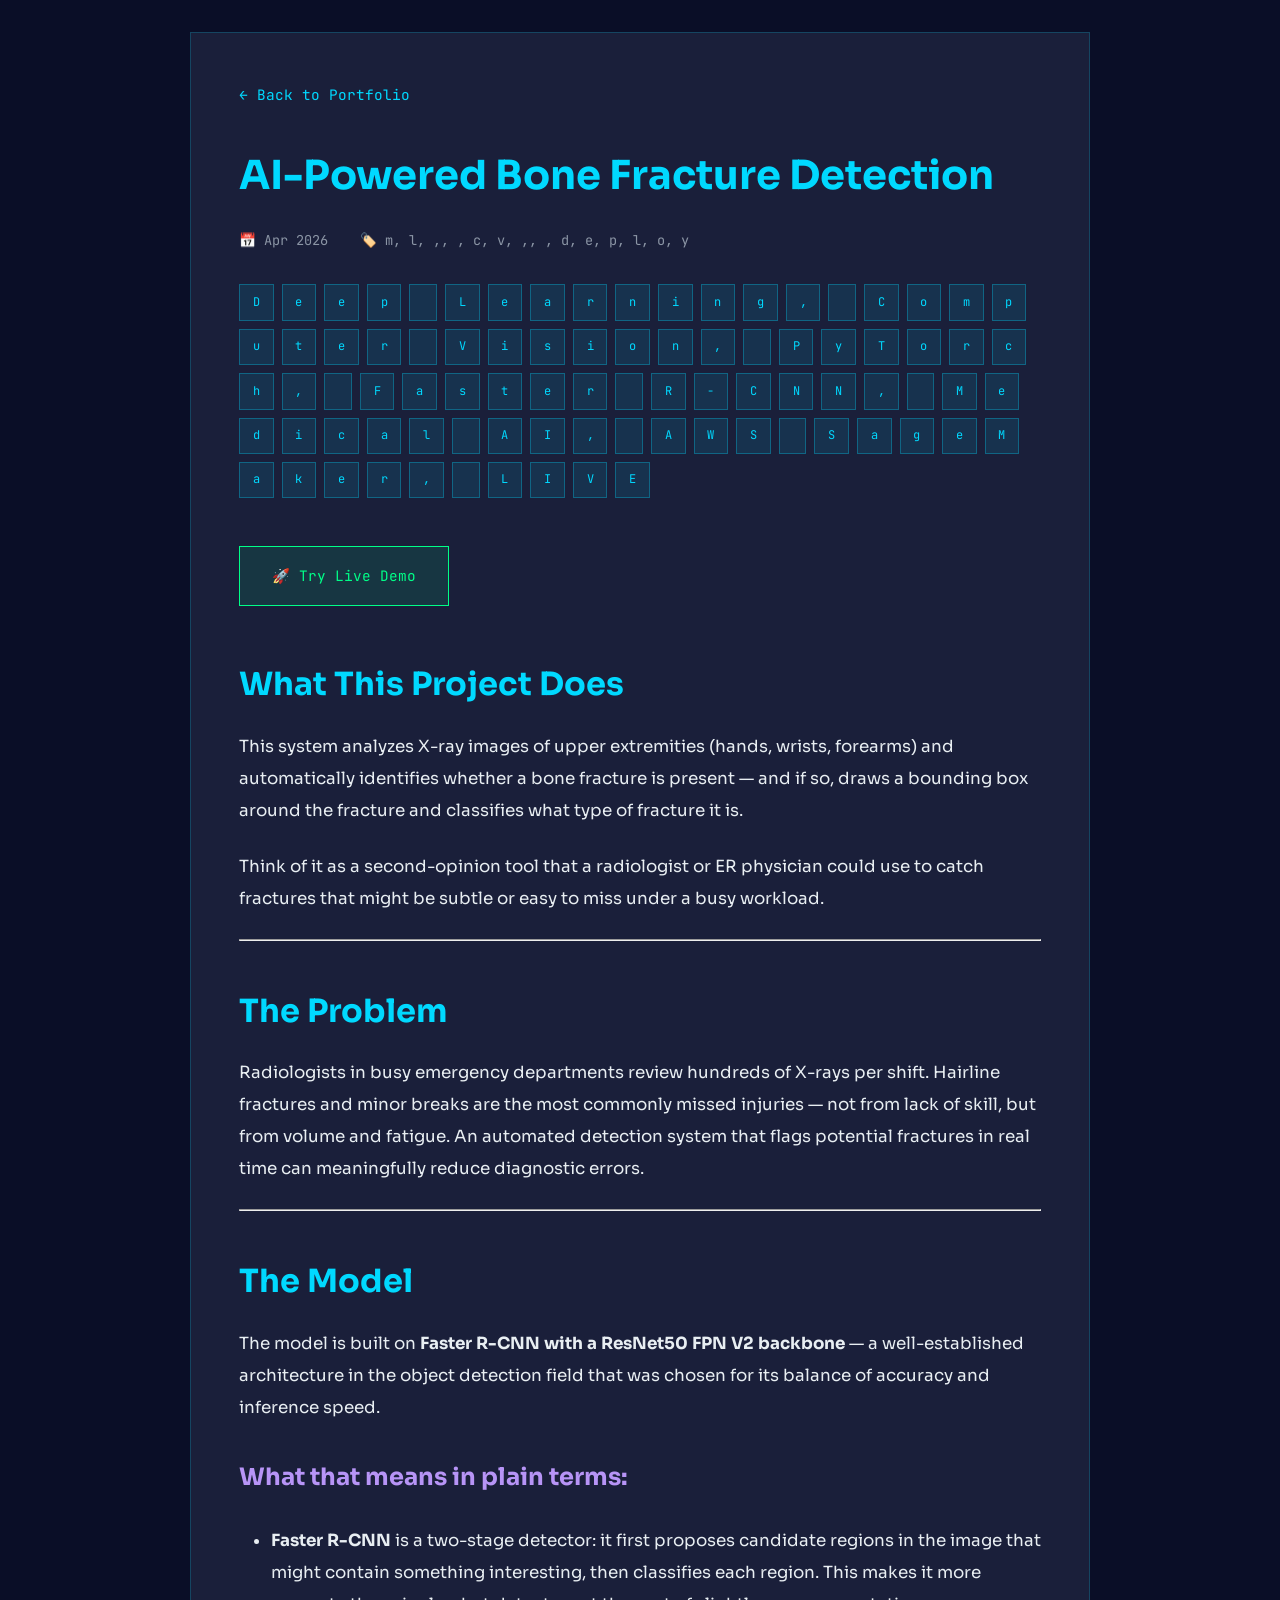
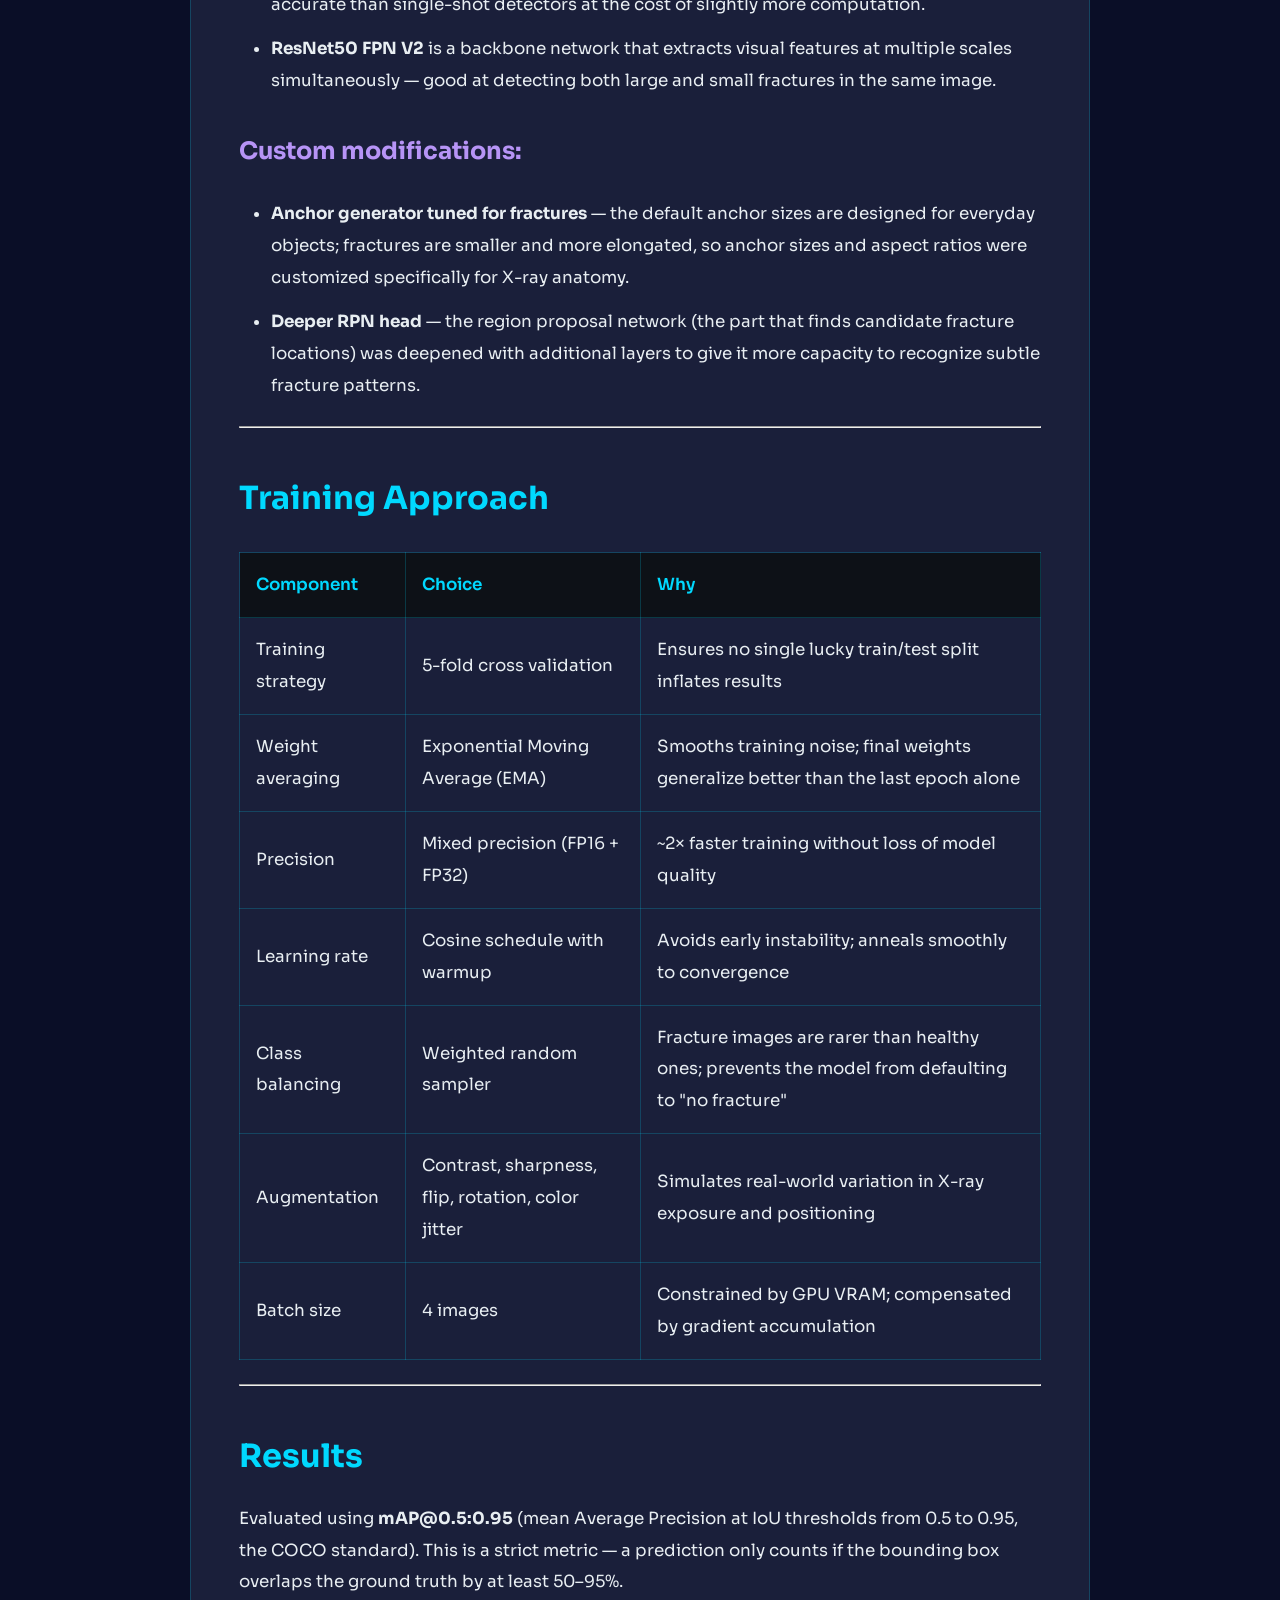
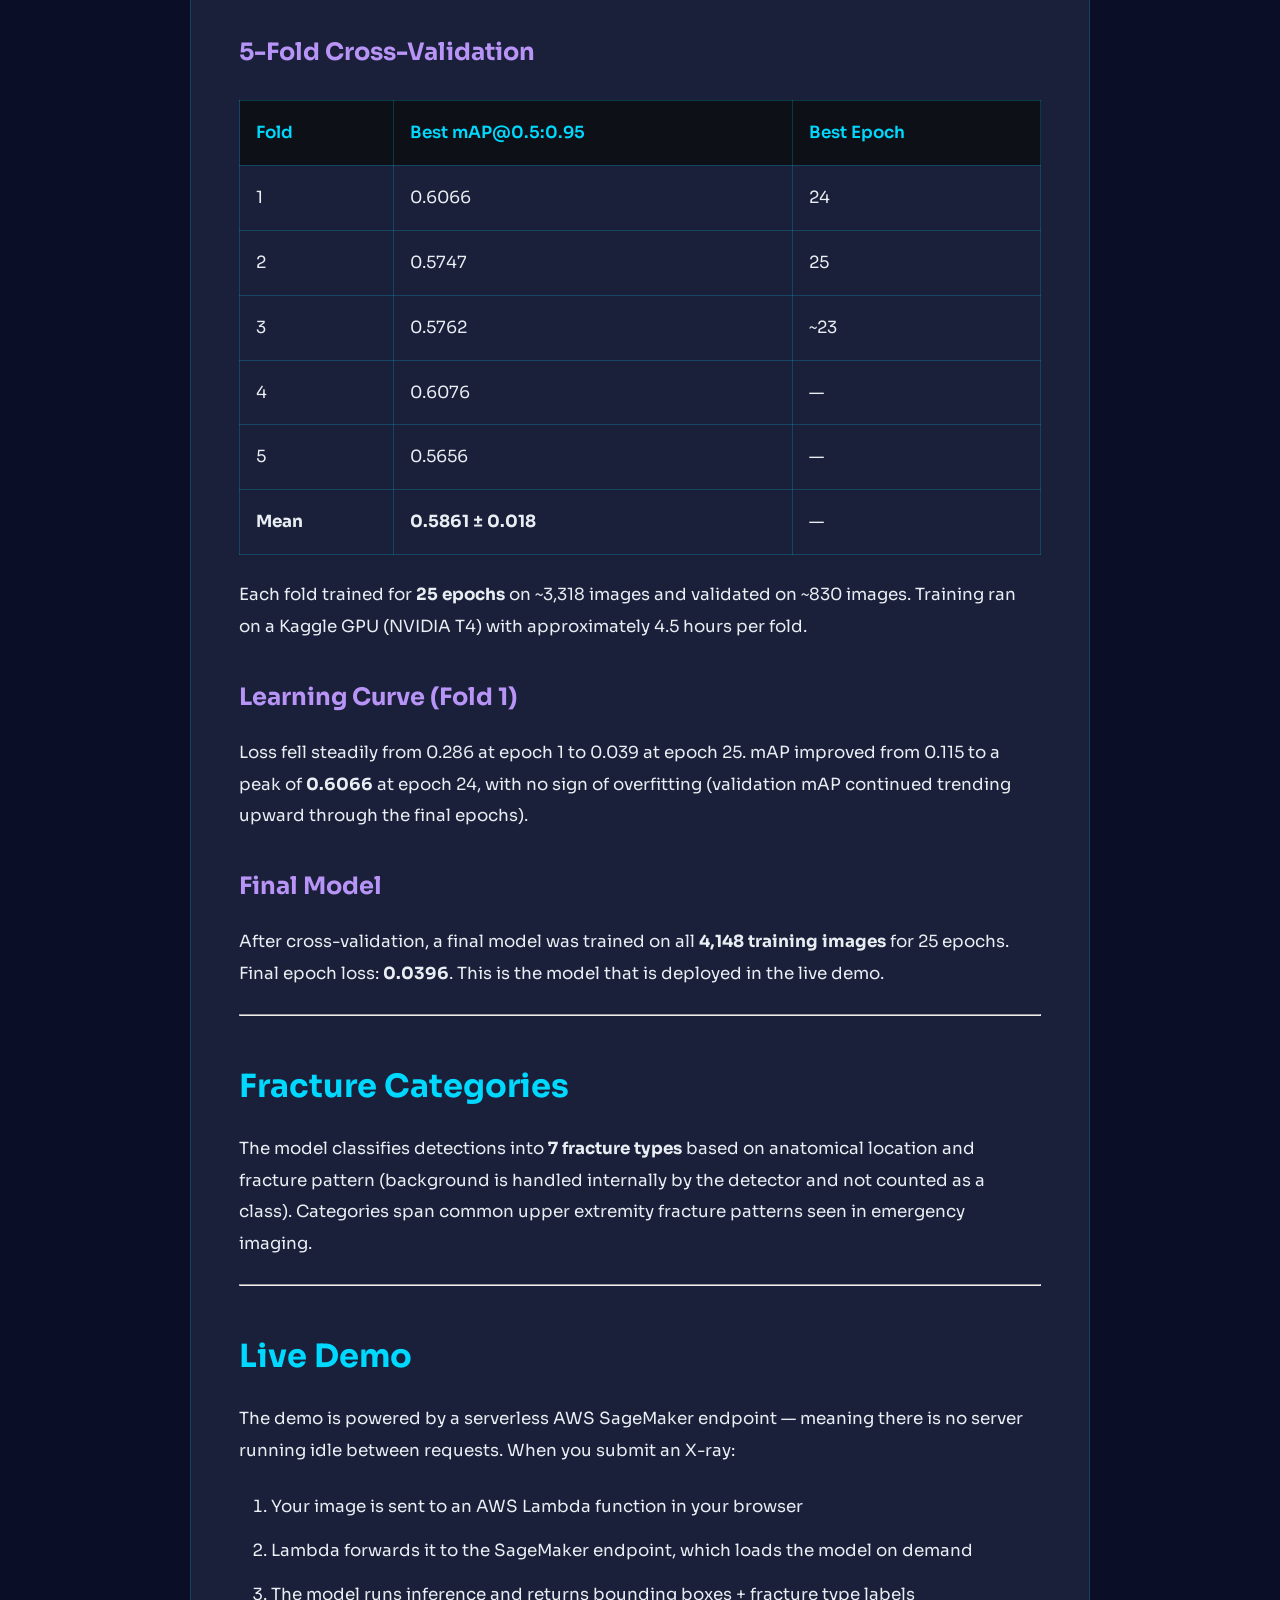
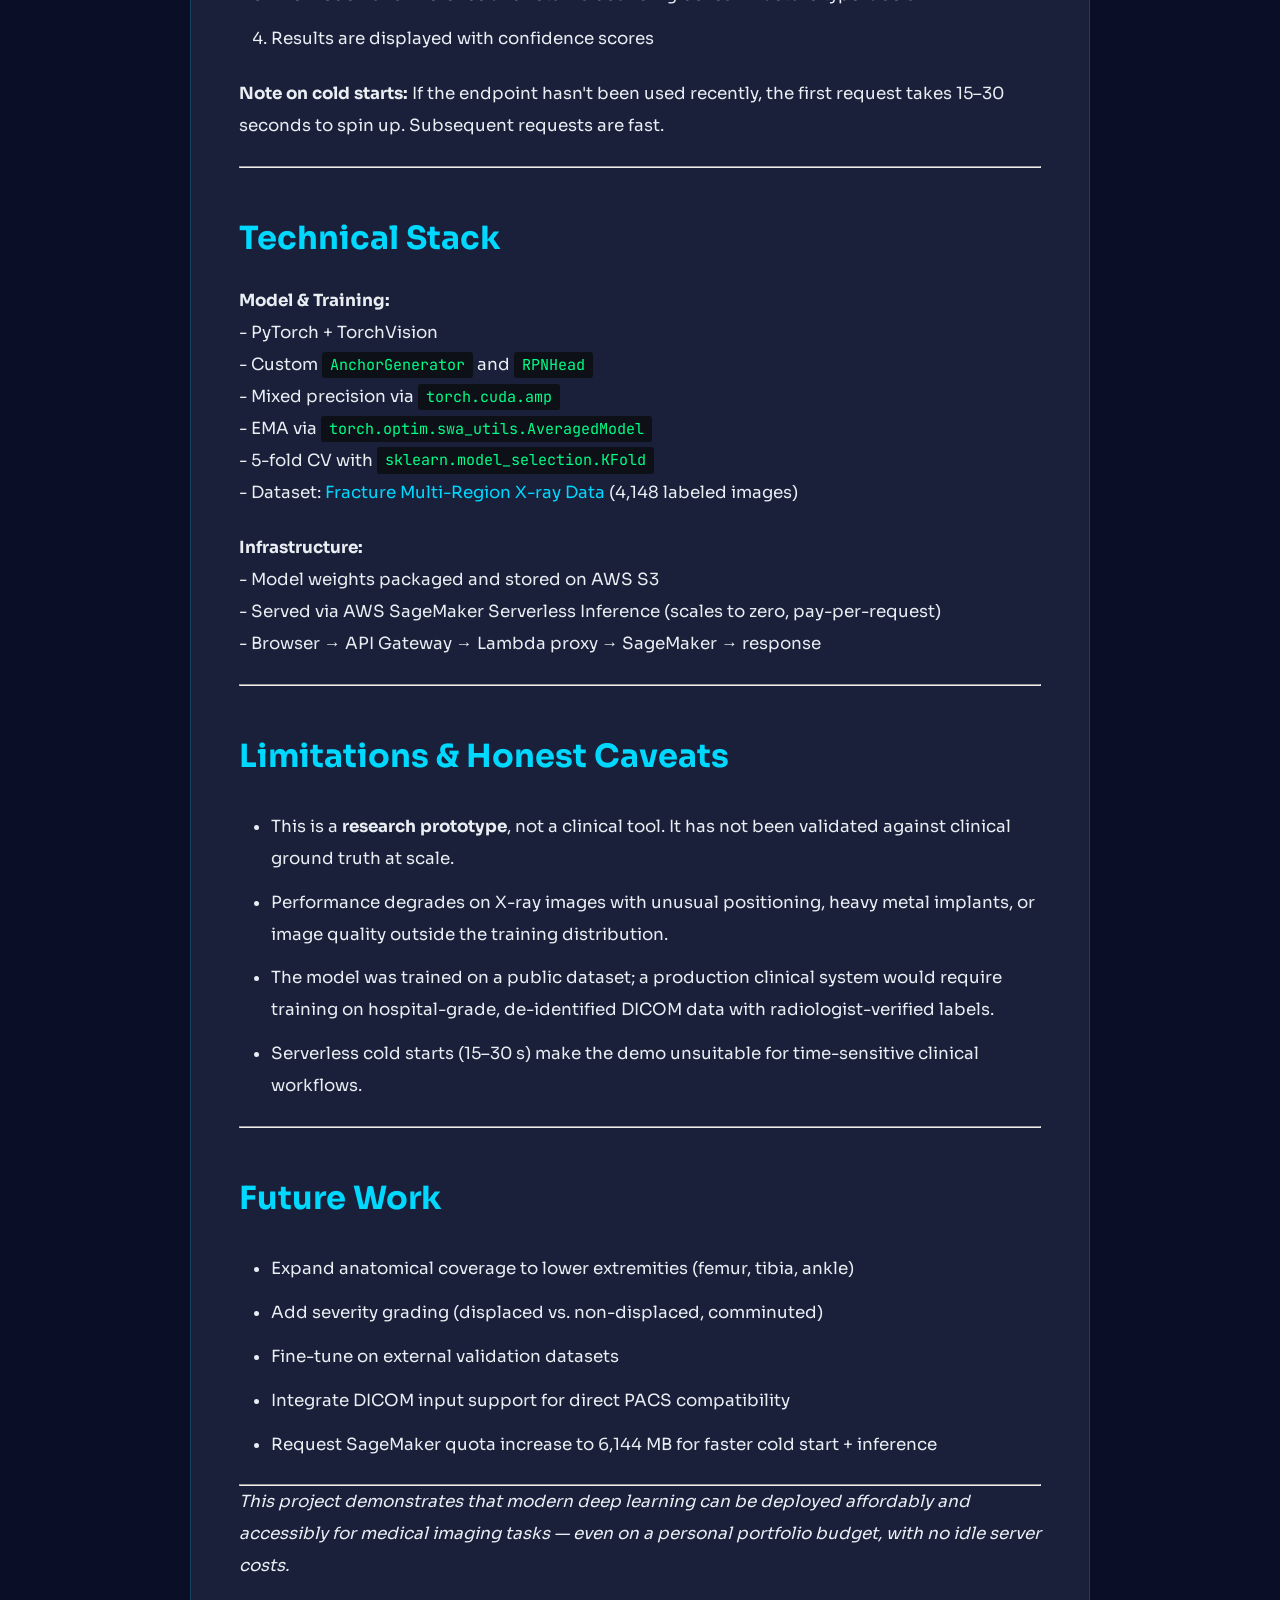
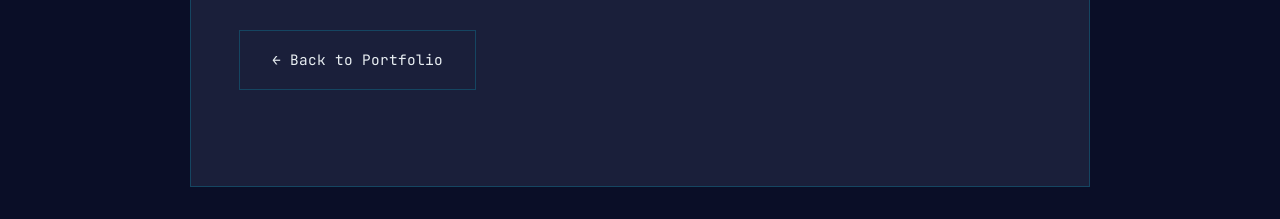
<file: website/blog/fracture-detector.html>
<!DOCTYPE html>
<html lang="en">
<head>
    <meta charset="UTF-8">
    <meta name="viewport" content="width=device-width, initial-scale=1.0">
    <title>AI-Powered Bone Fracture Detection | ML Portfolio</title>
    <link href="https://fonts.googleapis.com/css2?family=JetBrains+Mono:wght@300;400;600&family=Sora:wght@300;400;600;700&display=swap" rel="stylesheet">
    
    <style>
        :root {
            --primary: #0A0E27;
            --secondary: #1A1F3A;
            --accent: #00D9FF;
            --purple: #B794F6;
            --green: #00FF88;
            --text: #E8EEF2;
            --text-muted: #8B95A5;
            --border: rgba(0, 217, 255, 0.2);
            --code-bg: #0D1117;
        }
        * { margin: 0; padding: 0; box-sizing: border-box; }
        body { font-family: 'Sora', sans-serif; background: var(--primary); color: var(--text); line-height: 1.8; padding: 2rem; }
        .container { max-width: 900px; margin: 0 auto; background: var(--secondary); padding: 3rem; border: 1px solid var(--border); }
        .back-link { display: inline-block; color: var(--accent); text-decoration: none; font-family: 'JetBrains Mono', monospace; font-size: 0.9rem; margin-bottom: 2rem; transition: all 0.3s ease; }
        .back-link:hover { text-shadow: 0 0 10px var(--accent); }
        .back-link::before { content: '← '; }
        h1 { font-size: 2.5rem; margin-bottom: 1rem; color: var(--accent); }
        .meta { display: flex; gap: 2rem; margin-bottom: 2rem; font-family: 'JetBrains Mono', monospace; font-size: 0.85rem; color: var(--text-muted); }
        .tags { display: flex; flex-wrap: wrap; gap: 0.5rem; margin-bottom: 2rem; }
        .tag { padding: 0.4rem 0.8rem; background: rgba(0, 217, 255, 0.1); color: var(--accent); font-family: 'JetBrains Mono', monospace; font-size: 0.75rem; border: 1px solid rgba(0, 217, 255, 0.3); }
        .content { font-size: 1.05rem; line-height: 1.9; }
        .content h2 { font-size: 2rem; margin: 2.5rem 0 1rem 0; color: var(--accent); }
        .content h3 { font-size: 1.5rem; margin: 2rem 0 1rem 0; color: var(--purple); }
        .content p { margin-bottom: 1.5rem; }
        .content ul, .content ol { margin: 1.5rem 0 1.5rem 2rem; }
        .content li { margin-bottom: 0.75rem; }
        .content code { background: var(--code-bg); padding: 0.2rem 0.5rem; border-radius: 3px; font-family: 'JetBrains Mono', monospace; font-size: 0.9em; color: var(--green); }
        .content pre { background: var(--code-bg); padding: 1.5rem; border-radius: 4px; overflow-x: auto; margin: 1.5rem 0; border: 1px solid var(--border); }
        .content pre code { background: none; padding: 0; color: var(--text); }
        .content table { width: 100%; border-collapse: collapse; margin: 1.5rem 0; }
        .content table th, .content table td { padding: 1rem; border: 1px solid var(--border); text-align: left; }
        .content table th { background: var(--code-bg); color: var(--accent); font-weight: 600; }
        .content a { color: var(--accent); text-decoration: none; border-bottom: 1px solid transparent; transition: all 0.3s ease; }
        .content a:hover { border-bottom-color: var(--accent); }
        .content blockquote { border-left: 4px solid var(--accent); padding-left: 1.5rem; margin: 1.5rem 0; color: var(--text-muted); font-style: italic; }
        .content img { max-width: 100%; height: auto; display: block; margin: 2rem auto; border: 1px solid var(--border); border-radius: 4px; }
        .project-links { display: flex; gap: 1rem; margin: 3rem 0; flex-wrap: wrap; }
        .project-link { padding: 1rem 2rem; text-decoration: none; font-family: 'JetBrains Mono', monospace; font-size: 0.9rem; border: 1px solid var(--border); color: var(--text); transition: all 0.3s ease; display: inline-flex; align-items: center; gap: 0.5rem; }
        .project-link:hover { border-color: var(--accent); color: var(--accent); background: rgba(0, 217, 255, 0.05); }
        .project-link.demo { background: rgba(0, 255, 136, 0.1); border-color: var(--green); color: var(--green); }
        .project-link.demo:hover { background: rgba(0, 255, 136, 0.2); }
        @media (max-width: 768px) { body { padding: 1rem; } .container { padding: 1.5rem; } h1 { font-size: 2rem; } .project-links { flex-direction: column; } .project-link { width: 100%; justify-content: center; } }
    </style>
</head>
<body>
    <div class="container">
        <a href="/" class="back-link">Back to Portfolio</a>
        <h1>AI-Powered Bone Fracture Detection</h1>
        <div class="meta">
            <span>📅 Apr 2026</span>
            <span>🏷️ m, l, ,,  , c, v, ,,  , d, e, p, l, o, y</span>
        </div>
        <div class="tags">
            <span class="tag">D</span><span class="tag">e</span><span class="tag">e</span><span class="tag">p</span><span class="tag"> </span><span class="tag">L</span><span class="tag">e</span><span class="tag">a</span><span class="tag">r</span><span class="tag">n</span><span class="tag">i</span><span class="tag">n</span><span class="tag">g</span><span class="tag">,</span><span class="tag"> </span><span class="tag">C</span><span class="tag">o</span><span class="tag">m</span><span class="tag">p</span><span class="tag">u</span><span class="tag">t</span><span class="tag">e</span><span class="tag">r</span><span class="tag"> </span><span class="tag">V</span><span class="tag">i</span><span class="tag">s</span><span class="tag">i</span><span class="tag">o</span><span class="tag">n</span><span class="tag">,</span><span class="tag"> </span><span class="tag">P</span><span class="tag">y</span><span class="tag">T</span><span class="tag">o</span><span class="tag">r</span><span class="tag">c</span><span class="tag">h</span><span class="tag">,</span><span class="tag"> </span><span class="tag">F</span><span class="tag">a</span><span class="tag">s</span><span class="tag">t</span><span class="tag">e</span><span class="tag">r</span><span class="tag"> </span><span class="tag">R</span><span class="tag">-</span><span class="tag">C</span><span class="tag">N</span><span class="tag">N</span><span class="tag">,</span><span class="tag"> </span><span class="tag">M</span><span class="tag">e</span><span class="tag">d</span><span class="tag">i</span><span class="tag">c</span><span class="tag">a</span><span class="tag">l</span><span class="tag"> </span><span class="tag">A</span><span class="tag">I</span><span class="tag">,</span><span class="tag"> </span><span class="tag">A</span><span class="tag">W</span><span class="tag">S</span><span class="tag"> </span><span class="tag">S</span><span class="tag">a</span><span class="tag">g</span><span class="tag">e</span><span class="tag">M</span><span class="tag">a</span><span class="tag">k</span><span class="tag">e</span><span class="tag">r</span><span class="tag">,</span><span class="tag"> </span><span class="tag">L</span><span class="tag">I</span><span class="tag">V</span><span class="tag">E</span>
        </div>
        <div class="project-links">
            <a href="https://api.mvanslyke-ml.com/fracture-detector" class="project-link demo" target="_blank">🚀 Try Live Demo</a>
            
        </div>
        <div class="content">
            <h2 id="what-this-project-does">What This Project Does</h2>
<p>This system analyzes X-ray images of upper extremities (hands, wrists, forearms) and automatically identifies whether a bone fracture is present — and if so, draws a bounding box around the fracture and classifies what type of fracture it is.</p>
<p>Think of it as a second-opinion tool that a radiologist or ER physician could use to catch fractures that might be subtle or easy to miss under a busy workload.</p>
<hr />
<h2 id="the-problem">The Problem</h2>
<p>Radiologists in busy emergency departments review hundreds of X-rays per shift. Hairline fractures and minor breaks are the most commonly missed injuries — not from lack of skill, but from volume and fatigue. An automated detection system that flags potential fractures in real time can meaningfully reduce diagnostic errors.</p>
<hr />
<h2 id="the-model">The Model</h2>
<p>The model is built on <strong>Faster R-CNN with a ResNet50 FPN V2 backbone</strong> — a well-established architecture in the object detection field that was chosen for its balance of accuracy and inference speed.</p>
<h3 id="what-that-means-in-plain-terms">What that means in plain terms:</h3>
<ul>
<li><strong>Faster R-CNN</strong> is a two-stage detector: it first proposes candidate regions in the image that might contain something interesting, then classifies each region. This makes it more accurate than single-shot detectors at the cost of slightly more computation.</li>
<li><strong>ResNet50 FPN V2</strong> is a backbone network that extracts visual features at multiple scales simultaneously — good at detecting both large and small fractures in the same image.</li>
</ul>
<h3 id="custom-modifications">Custom modifications:</h3>
<ul>
<li><strong>Anchor generator tuned for fractures</strong> — the default anchor sizes are designed for everyday objects; fractures are smaller and more elongated, so anchor sizes and aspect ratios were customized specifically for X-ray anatomy.</li>
<li><strong>Deeper RPN head</strong> — the region proposal network (the part that finds candidate fracture locations) was deepened with additional layers to give it more capacity to recognize subtle fracture patterns.</li>
</ul>
<hr />
<h2 id="training-approach">Training Approach</h2>
<table>
<thead>
<tr>
<th>Component</th>
<th>Choice</th>
<th>Why</th>
</tr>
</thead>
<tbody>
<tr>
<td>Training strategy</td>
<td>5-fold cross validation</td>
<td>Ensures no single lucky train/test split inflates results</td>
</tr>
<tr>
<td>Weight averaging</td>
<td>Exponential Moving Average (EMA)</td>
<td>Smooths training noise; final weights generalize better than the last epoch alone</td>
</tr>
<tr>
<td>Precision</td>
<td>Mixed precision (FP16 + FP32)</td>
<td>~2× faster training without loss of model quality</td>
</tr>
<tr>
<td>Learning rate</td>
<td>Cosine schedule with warmup</td>
<td>Avoids early instability; anneals smoothly to convergence</td>
</tr>
<tr>
<td>Class balancing</td>
<td>Weighted random sampler</td>
<td>Fracture images are rarer than healthy ones; prevents the model from defaulting to "no fracture"</td>
</tr>
<tr>
<td>Augmentation</td>
<td>Contrast, sharpness, flip, rotation, color jitter</td>
<td>Simulates real-world variation in X-ray exposure and positioning</td>
</tr>
<tr>
<td>Batch size</td>
<td>4 images</td>
<td>Constrained by GPU VRAM; compensated by gradient accumulation</td>
</tr>
</tbody>
</table>
<hr />
<h2 id="results">Results</h2>
<p>Evaluated using <strong>mAP@0.5:0.95</strong> (mean Average Precision at IoU thresholds from 0.5 to 0.95, the COCO standard). This is a strict metric — a prediction only counts if the bounding box overlaps the ground truth by at least 50–95%.</p>
<h3 id="5-fold-cross-validation">5-Fold Cross-Validation</h3>
<table>
<thead>
<tr>
<th>Fold</th>
<th>Best mAP@0.5:0.95</th>
<th>Best Epoch</th>
</tr>
</thead>
<tbody>
<tr>
<td>1</td>
<td>0.6066</td>
<td>24</td>
</tr>
<tr>
<td>2</td>
<td>0.5747</td>
<td>25</td>
</tr>
<tr>
<td>3</td>
<td>0.5762</td>
<td>~23</td>
</tr>
<tr>
<td>4</td>
<td>0.6076</td>
<td>—</td>
</tr>
<tr>
<td>5</td>
<td>0.5656</td>
<td>—</td>
</tr>
<tr>
<td><strong>Mean</strong></td>
<td><strong>0.5861 ± 0.018</strong></td>
<td>—</td>
</tr>
</tbody>
</table>
<p>Each fold trained for <strong>25 epochs</strong> on ~3,318 images and validated on ~830 images. Training ran on a Kaggle GPU (NVIDIA T4) with approximately 4.5 hours per fold.</p>
<h3 id="learning-curve-fold-1">Learning Curve (Fold 1)</h3>
<p>Loss fell steadily from 0.286 at epoch 1 to 0.039 at epoch 25. mAP improved from 0.115 to a peak of <strong>0.6066</strong> at epoch 24, with no sign of overfitting (validation mAP continued trending upward through the final epochs).</p>
<h3 id="final-model">Final Model</h3>
<p>After cross-validation, a final model was trained on all <strong>4,148 training images</strong> for 25 epochs. Final epoch loss: <strong>0.0396</strong>. This is the model that is deployed in the live demo.</p>
<hr />
<h2 id="fracture-categories">Fracture Categories</h2>
<p>The model classifies detections into <strong>7 fracture types</strong> based on anatomical location and fracture pattern (background is handled internally by the detector and not counted as a class). Categories span common upper extremity fracture patterns seen in emergency imaging.</p>
<hr />
<h2 id="live-demo">Live Demo</h2>
<p>The demo is powered by a serverless AWS SageMaker endpoint — meaning there is no server running idle between requests. When you submit an X-ray:</p>
<ol>
<li>Your image is sent to an AWS Lambda function in your browser</li>
<li>Lambda forwards it to the SageMaker endpoint, which loads the model on demand</li>
<li>The model runs inference and returns bounding boxes + fracture type labels</li>
<li>Results are displayed with confidence scores</li>
</ol>
<p><strong>Note on cold starts:</strong> If the endpoint hasn't been used recently, the first request takes 15–30 seconds to spin up. Subsequent requests are fast.</p>
<hr />
<h2 id="technical-stack">Technical Stack</h2>
<p><strong>Model &amp; Training:</strong><br />
- PyTorch + TorchVision<br />
- Custom <code>AnchorGenerator</code> and <code>RPNHead</code><br />
- Mixed precision via <code>torch.cuda.amp</code><br />
- EMA via <code>torch.optim.swa_utils.AveragedModel</code><br />
- 5-fold CV with <code>sklearn.model_selection.KFold</code><br />
- Dataset: <a href="https://www.kaggle.com/datasets/bmadushanirodrigo/fracture-multi-region-x-ray-data">Fracture Multi-Region X-ray Data</a> (4,148 labeled images)</p>
<p><strong>Infrastructure:</strong><br />
- Model weights packaged and stored on AWS S3<br />
- Served via AWS SageMaker Serverless Inference (scales to zero, pay-per-request)<br />
- Browser → API Gateway → Lambda proxy → SageMaker → response</p>
<hr />
<h2 id="limitations-honest-caveats">Limitations &amp; Honest Caveats</h2>
<ul>
<li>This is a <strong>research prototype</strong>, not a clinical tool. It has not been validated against clinical ground truth at scale.</li>
<li>Performance degrades on X-ray images with unusual positioning, heavy metal implants, or image quality outside the training distribution.</li>
<li>The model was trained on a public dataset; a production clinical system would require training on hospital-grade, de-identified DICOM data with radiologist-verified labels.</li>
<li>Serverless cold starts (15–30 s) make the demo unsuitable for time-sensitive clinical workflows.</li>
</ul>
<hr />
<h2 id="future-work">Future Work</h2>
<ul>
<li>Expand anatomical coverage to lower extremities (femur, tibia, ankle)</li>
<li>Add severity grading (displaced vs. non-displaced, comminuted)</li>
<li>Fine-tune on external validation datasets</li>
<li>Integrate DICOM input support for direct PACS compatibility</li>
<li>Request SageMaker quota increase to 6,144 MB for faster cold start + inference</li>
</ul>
<hr />
<p><em>This project demonstrates that modern deep learning can be deployed affordably and accessibly for medical imaging tasks — even on a personal portfolio budget, with no idle server costs.</em></p>
        </div>
        <div class="project-links">
            <a href="/" class="project-link">← Back to Portfolio</a>
        </div>
    </div>
</body>
</html>
</file>
